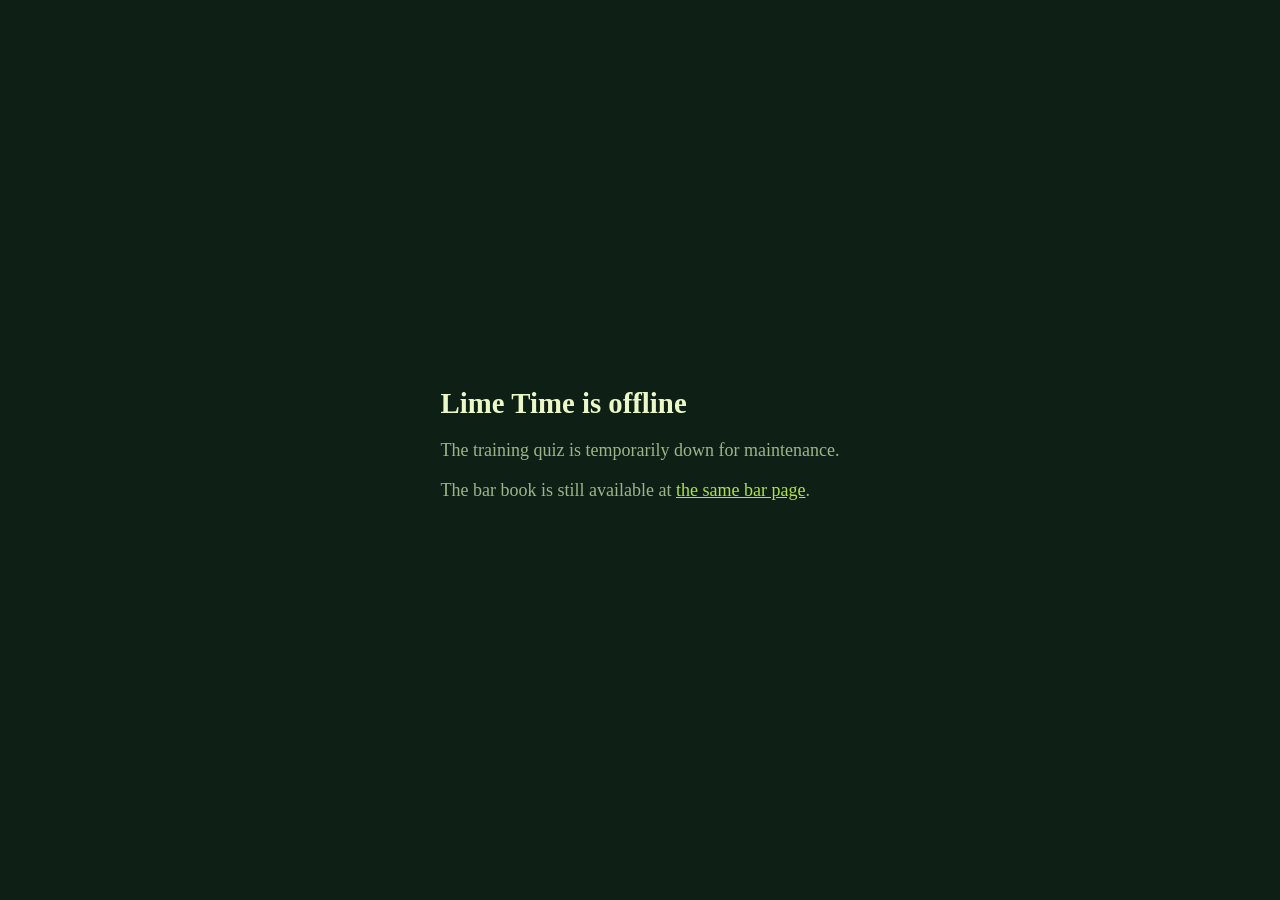
<file: index.html>
<!doctype html>
<html lang="en">
<head>
<meta charset="utf-8">
<meta name="robots" content="noindex,nofollow">
<meta name="viewport" content="width=device-width,initial-scale=1,viewport-fit=cover">
<meta name="theme-color" content="#0E2016">
<title>Lime Time is offline</title>
<style>
  body {
    margin: 0;
    min-height: 100vh;
    display: grid;
    place-items: center;
    background: #0E2016;
    color: #ECF8C8;
    font: 18px/1.45 Georgia, "Iowan Old Style", "Palatino Linotype", Palatino, serif;
  }
  main { max-width: 34rem; padding: 32px 20px; }
  h1 { font-size: 1.8rem; font-weight: 600; margin: 0 0 12px; }
  p { margin: 0 0 14px; color: #9DB58A; }
  a { color: #B0E248; }
</style>
</head>
<body>
<main>
  <h1>Lime Time is offline</h1>
  <p>The training quiz is temporarily down for maintenance.</p>
  <p>The bar book is still available at <a href="bar/">the same bar page</a>.</p>
</main>
</body>
</html>
</file>
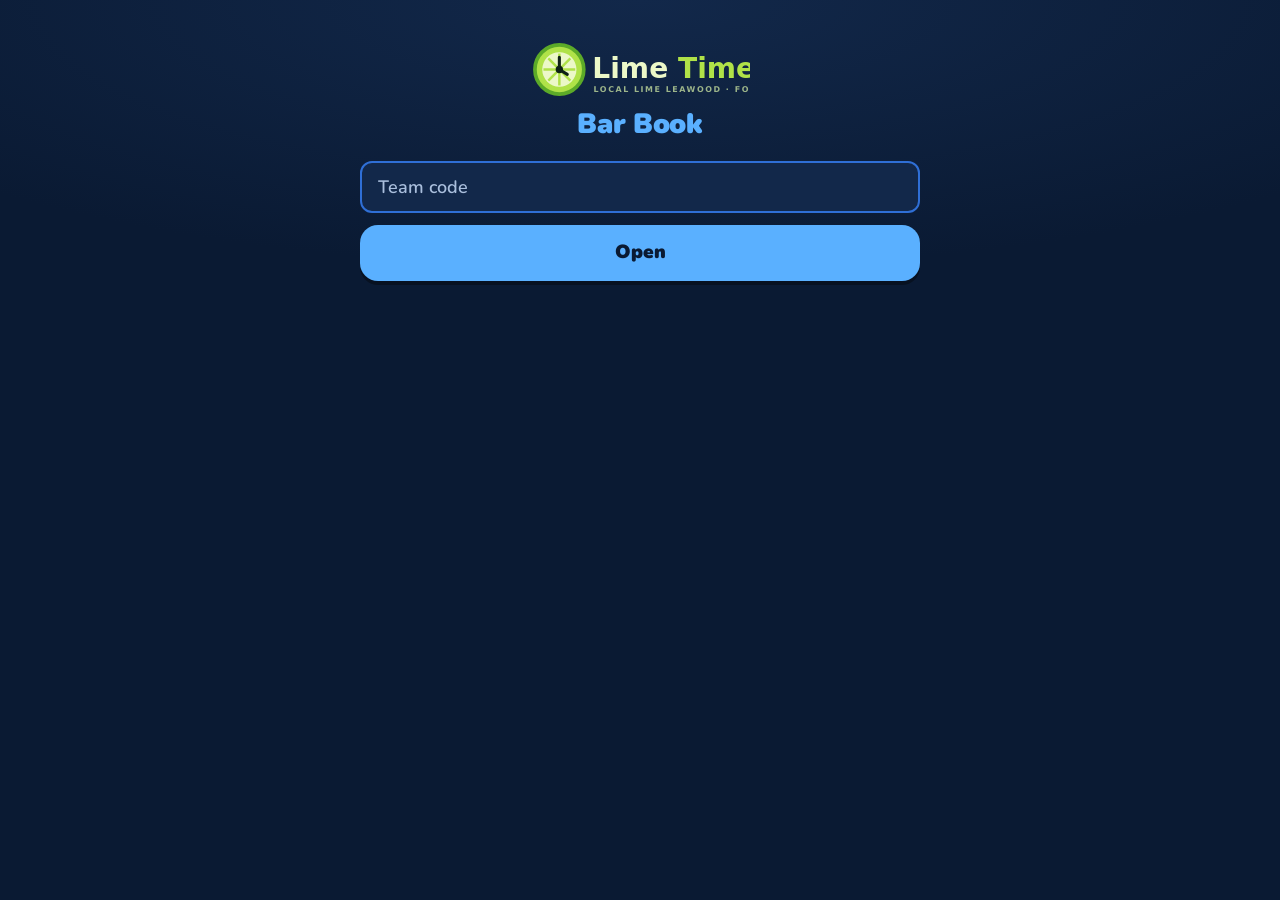
<file: bar/index.html>
<!doctype html><html lang="en"><head><meta charset="utf-8"><meta name="viewport" content="width=device-width,initial-scale=1,viewport-fit=cover">
<title>Lime Bar Book</title><meta name="theme-color" content="#0A1A33"><link rel="icon" href="assets/icon.svg">
<link rel="stylesheet" href="barbook.css?v=1793731850"><link rel="stylesheet" href="bar.css?v=1793731850"></head>
<body><main id="app"></main><script src="bar.js?v=1793731850"></script></body></html>
</file>
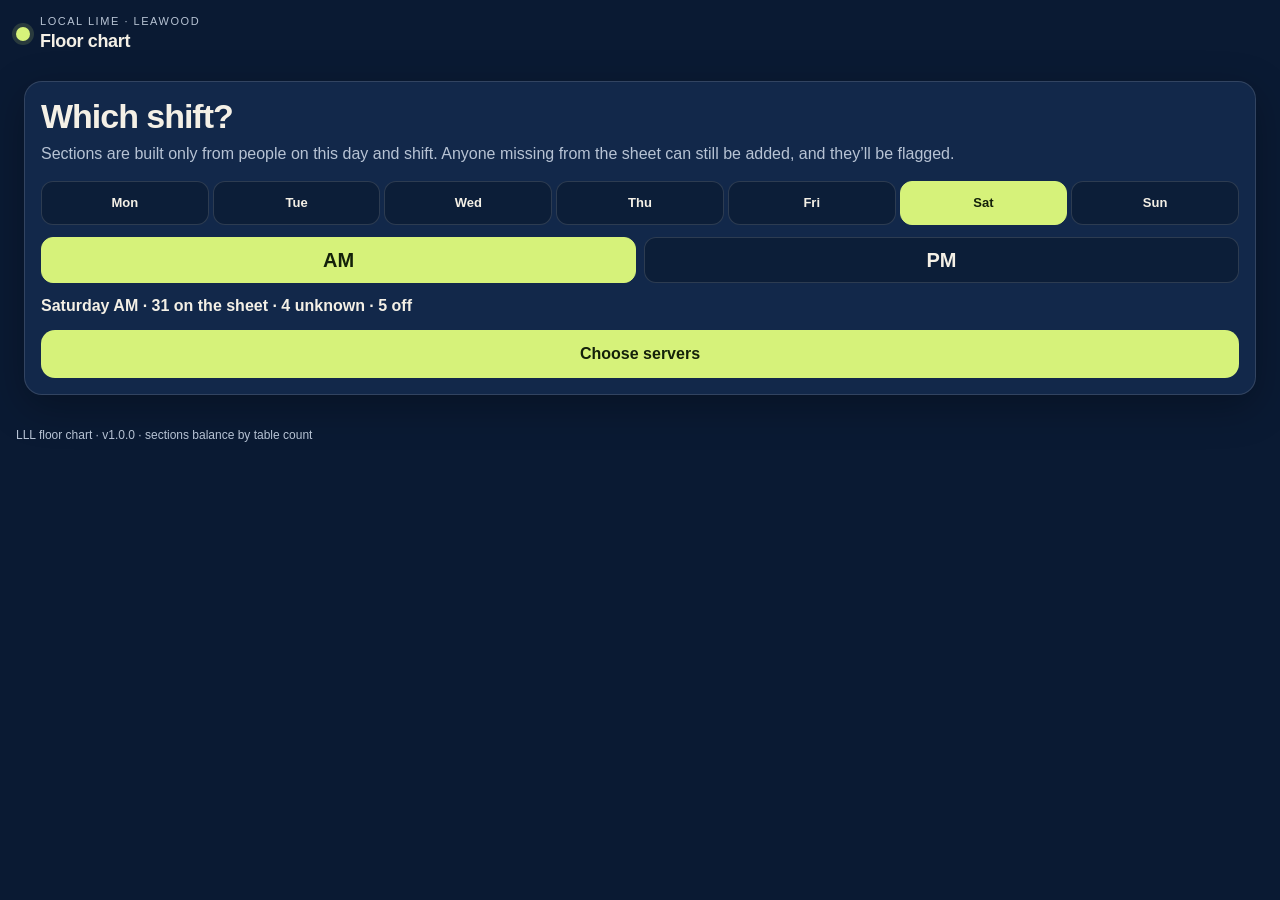
<file: floor/index.html>
<!DOCTYPE html>
<html lang="en">
<head>
  <meta charset="utf-8">
  <meta name="viewport" content="width=device-width, initial-scale=1, viewport-fit=cover">
  <meta name="theme-color" content="#0A1A33">
  <meta name="apple-mobile-web-app-capable" content="yes">
  <meta name="apple-mobile-web-app-status-bar-style" content="black-translucent">
  <title>LLL Floor Chart</title>
  <meta name="description" content="Local Lime Leawood manager floor chart. Pick a shift, pick servers, and build connected sections.">
  <link rel="stylesheet" href="style.css?v=1793897060">
</head>
<body>
  <header class="topbar">
    <div class="brand">
      <span class="pip" aria-hidden="true"></span>
      <div>
        <p class="brand-kicker">Local Lime · Leawood</p>
        <p class="brand-title">Floor chart</p>
      </div>
    </div>
    <button type="button" class="text-btn" id="lock-btn" hidden>Lock</button>
  </header>

  <p class="banner" id="load-error" hidden></p>
  <p class="status" id="toast" role="status" hidden></p>

  <main id="app">
    <section class="screen" id="screen-loading">
      <p class="lede">Loading the roster and the room…</p>
    </section>

    <section class="screen" id="screen-unlock" hidden>
      <div class="card narrow">
        <h1>Managers</h1>
        <p class="lede">This chart is for the floor lead. It uses its own code, separate from the team quiz.</p>
        <form id="code-form">
          <label for="code-input">Manager code</label>
          <input id="code-input" name="code" type="password" autocomplete="off" autocapitalize="characters" spellcheck="false" inputmode="text" enterkeyhint="go" required>
          <p class="form-error" id="code-error" hidden></p>
          <button type="submit" class="btn btn-primary">Unlock</button>
        </form>
      </div>
    </section>

    <section class="screen" id="screen-shift" hidden>
      <div class="nav-row">
        <button type="button" class="btn btn-ghost nav-btn" id="shift-back" hidden>Back</button>
      </div>
      <div class="card">
        <h1>Which shift?</h1>
        <p class="lede">Sections are built only from people on this day and shift. Anyone missing from the sheet can still be added, and they’ll be flagged.</p>
        <div class="days" id="day-row" role="group" aria-label="Day"></div>
        <div class="shift-row" role="group" aria-label="Shift">
          <button type="button" class="shift-btn" id="shift-am" data-shift="AM">AM</button>
          <button type="button" class="shift-btn" id="shift-pm" data-shift="PM">PM</button>
        </div>
        <p class="count-line" id="shift-count"></p>
        <button type="button" class="btn btn-ghost resume" id="resume-btn" hidden>Resume saved chart</button>
        <button type="button" class="btn btn-primary" id="continue-btn">Choose servers</button>
      </div>
    </section>

    <section class="screen" id="screen-roster" hidden>
      <div class="nav-row">
        <button type="button" class="btn btn-ghost nav-btn" id="back-to-shift">Back</button>
        <button type="button" class="btn btn-ghost nav-btn" id="roster-cancel">Cancel</button>
      </div>
      <h1 id="roster-heading">Who’s on?</h1>
      <div class="card">
        <label class="search-label" for="roster-filter">Find a name</label>
        <input id="roster-filter" type="search" placeholder="Search servers" autocomplete="off">
        <p class="count-line" id="selected-count"></p>
        <div class="row-actions">
          <button type="button" class="btn btn-primary" id="auto-pick">Auto-pick 15</button>
          <button type="button" class="btn btn-ghost" id="clear-picks">Clear</button>
        </div>
        <p class="hint">Auto-pick takes servers (S) before bar-servers (B-S). It skips anyone off this shift, then fills from unknown availability if the shift is short.</p>
        <div id="roster-list"></div>
      </div>
      <div class="dock">
        <button type="button" class="btn btn-primary" id="build-btn">Build sections</button>
      </div>
    </section>

    <section class="screen" id="screen-chart" hidden>
      <div class="nav-row no-print">
        <button type="button" class="btn btn-ghost nav-btn" id="back-to-roster">Back</button>
        <button type="button" class="btn btn-ghost nav-btn" id="chart-start-over">Start over</button>
      </div>
      <h1 id="chart-heading">Floor</h1>
      <div class="chart-tools no-print">
        <label class="check-line">
          <input type="checkbox" id="include-bar">
          <span>Include bar seats</span>
        </label>
        <button type="button" class="btn btn-undo" id="undo-btn" disabled>Undo</button>
      </div>
      <p class="summary" id="chart-summary"></p>
      <div id="chart-notes"></div>

      <div class="chart-layout">
        <div class="map-card">
          <div class="map-scroll" id="map-scroll">
            <div class="map" id="floor-map">
              <div class="wash wash-patio"></div>
              <div class="wash wash-kitchen"></div>
              <div class="wall"></div>
              <div class="bar-well"></div>
              <div class="service-block"></div>
              <p class="mark mark-patio">Patio</p>
              <p class="mark mark-kitchen">Kitchen exit</p>
              <p class="mark mark-bar">Bar</p>
              <p class="mark mark-host">Host</p>
              <p class="mark mark-wait">Waiting</p>
              <div id="table-layer"></div>
            </div>
          </div>
          <p class="hint no-print">Tap a table, then choose who takes it. On a laptop or iPad with a mouse, drag a table onto a section.</p>
        </div>
        <div>
          <h2 class="list-heading">Sections</h2>
          <div id="section-list"></div>
        </div>
      </div>

      <div class="dock no-print">
        <button type="button" class="btn btn-ghost" id="rerun-btn">Re-run auto</button>
        <button type="button" class="btn btn-primary" id="print-btn">Print</button>
        <button type="button" class="btn btn-ghost" id="image-btn">Save image</button>
      </div>
    </section>
  </main>

  <footer class="foot no-print">
    <p>LLL floor chart · v1.0.0 · sections balance by table count</p>
  </footer>

  <div class="sheet" id="sheet" hidden>
    <button type="button" class="sheet-scrim" id="sheet-scrim" aria-label="Close"></button>
    <div class="sheet-card" role="dialog" aria-modal="true" aria-labelledby="sheet-title">
      <div class="sheet-head">
        <h3 id="sheet-title">Move table</h3>
        <button type="button" class="text-btn" id="sheet-close">Close</button>
      </div>
      <div id="sheet-list"></div>
    </div>
  </div>

  <script src="app.js?v=1793897060"></script>
</body>
</html>
</file>
<file: bar/barbook.css>
/* Bar Book style kit (owner: Artis). Lime Time palette; see /workspace/lime-quiz/COLORS.md */
@font-face{font-family:"Nunito";src:url("Nunito.ttf") format("truetype");font-weight:200 1000;font-display:swap}
:root{--page:#0A1A33;--card:#12284A;--card-2:#1B3766;--lime:#5AB0FF;--outline:#2F6FD6;--cream:#FFFFFF;--muted:#A9BEDC;--gold:#FFD25A;--red:#E5484D;--ink:#0A1A33;--on-red:#FFFFFF;--shade:rgba(0,0,0,.35);
 --tap:44px;--btn:56px;--r-sm:12px;--r:18px;--pill:999px}
*{box-sizing:border-box;margin:0}ul{padding:0}
body{background:var(--page);color:var(--cream);font:600 17px/1.4 "Nunito",system-ui,sans-serif;padding:0 16px 96px}
.top{position:sticky;top:0;background:var(--page);padding:14px 0 10px;z-index:5}
.title{font-weight:1000;font-size:24px;color:var(--lime)}
.search{width:100%;height:52px;margin-top:10px;border-radius:var(--r-sm);border:2px solid var(--outline);background:var(--card);color:var(--cream);font:inherit;font-size:18px;padding:0 16px}
.search::placeholder{color:var(--muted)}
.filters{display:flex;gap:8px;margin-top:10px;overflow-x:auto}
.chip{min-height:36px;padding:0 14px;border-radius:var(--pill);border:2px solid var(--outline);background:transparent;color:var(--cream);font:inherit;font-weight:800;white-space:nowrap}
.chip.is-on{background:var(--lime);border-color:var(--lime);color:var(--ink)}
.row{display:flex;align-items:center;justify-content:space-between;min-height:64px;padding:10px 14px;margin-top:8px;border-radius:var(--r-sm);background:var(--card)}
.row b{font-size:19px;font-weight:900}.row small{display:block;color:var(--muted);font-weight:700}
.tag{font-size:13px;font-weight:900;padding:3px 9px;border-radius:var(--pill);background:var(--card-2);color:var(--lime)}
.tag.zero{color:var(--gold)} .tag.allergy{background:var(--red);color:var(--on-red)}
.recipe h1{font-size:28px;font-weight:1000;margin:6px 0}
.meta{display:grid;grid-template-columns:1fr 1fr;gap:8px;margin:12px 0}
.meta div{background:var(--card);border-radius:var(--r-sm);padding:10px 12px}.meta span{display:block;font-size:13px;color:var(--muted);font-weight:800;text-transform:uppercase}
.spec{background:var(--card);border-radius:var(--r);padding:14px 16px;margin-top:10px}
.spec h2{font-size:14px;color:var(--lime);text-transform:uppercase;letter-spacing:.06em;margin-bottom:6px}
.spec li{list-style:none;display:flex;gap:12px;padding:7px 0;border-bottom:1px solid var(--card-2);font-size:19px}
.spec li:last-child{border:0}.amt{min-width:76px;white-space:nowrap;font-weight:1000;color:var(--lime)}
.spec ol{padding-left:22px}.spec ol li{display:list-item;font-size:18px}
.warn{margin-top:10px;padding:12px 14px;border-radius:var(--r-sm);background:var(--red);color:var(--on-red);font-weight:900}
.tabs{position:fixed;left:0;right:0;bottom:0;display:flex;background:var(--card);border-top:2px solid var(--outline);padding-bottom:env(safe-area-inset-bottom)}
.tabs a{flex:1;min-height:var(--btn);display:grid;place-items:center;color:var(--muted);font-weight:900;text-decoration:none}
.tabs a.is-on{color:var(--lime)}
.fc{margin-top:16px;min-height:380px;border-radius:24px;background:var(--cream);color:var(--ink);padding:22px;display:flex;flex-direction:column}
.fc .q{font-size:13px;font-weight:900;text-transform:uppercase;color:var(--outline)}
.fc h1{font-size:30px;font-weight:1000;margin:8px 0}
.fc li{font-size:18px;list-style:none;padding:3px 0}.fc .hint{margin-top:auto;color:var(--card-2);font-weight:800;text-align:center}
.count{color:var(--muted);font-weight:800;text-align:center;margin-top:10px}
.fc-btns{display:grid;grid-template-columns:1fr 1fr;gap:10px;margin-top:12px}
.btn{height:var(--btn);border:0;border-radius:var(--r);font:inherit;font-size:19px;font-weight:1000}
.btn.again{background:var(--card-2);color:var(--cream);border:2px solid var(--outline)} .btn.got{background:var(--lime);color:var(--ink)}
</file>
<file: bar/bar.css>
#app{max-width:560px;margin:0 auto;padding-bottom:84px}
.row,.chip,.tabs a,.btn{cursor:pointer}.row{width:100%;text-align:left;font:inherit;border:0}
.gate{padding-top:40px;text-align:center}.gate .search{margin-top:16px}.gate .btn{width:100%;margin-top:12px}
.err{color:var(--red);margin-top:8px}.stamp{color:var(--muted);font-size:13px;text-align:center;margin:16px 0}
.recipe h3{font-size:13px;text-transform:uppercase;letter-spacing:.06em;color:var(--muted);margin:16px 0 6px}
.recipe ol{padding-left:22px}.recipe ol li{margin:4px 0}.note{color:var(--muted);font-size:15px;margin-top:8px}
/* Polish pass (Artis, Nov 3). Palette variables only. */
html{-webkit-tap-highlight-color:transparent}
body{background:radial-gradient(120% 50% at 50% 0,var(--card) 0,var(--page) 60%) fixed}
.top{background:linear-gradient(var(--page) 82%,transparent);padding-bottom:14px}
.title{font-size:28px;letter-spacing:-.01em}
.search{transition:border-color .15s}.search:focus{outline:0;border-color:var(--lime);box-shadow:0 0 0 3px var(--card-2)}
.filters{scrollbar-width:none}.filters::-webkit-scrollbar{display:none}
.row{position:relative;padding-right:40px;border-left:4px solid var(--outline);transition:transform .08s,background .15s}
.row::after{content:"›";position:absolute;right:14px;top:50%;transform:translateY(-52%);font-size:34px;font-weight:700;line-height:1;color:var(--lime)}
.row:active{transform:scale(.98);background:var(--card-2)}
.row span{display:flex;gap:6px;flex-wrap:wrap;justify-content:flex-end}
.recipe h1{font-size:30px;line-height:1.1;margin:4px 0 10px}
.warn{display:flex;align-items:center;gap:10px;font-size:17px}
.warn::before{content:"!";display:grid;place-items:center;flex:0 0 28px;height:28px;border-radius:50%;background:var(--on-red);color:var(--red);font-weight:1000}
.meta div{border-top:3px solid var(--outline)}.meta span{color:var(--lime);letter-spacing:.05em}
.spec{border:2px solid var(--card-2)}
.recipe ol{list-style:none;padding:0;counter-reset:s}
.recipe ol li{counter-increment:s;position:relative;padding:8px 0 8px 40px;margin:0;border-bottom:1px solid var(--card-2)}
.recipe ol li:last-child{border:0}
.recipe ol li::before{content:counter(s);position:absolute;left:0;top:8px;width:28px;height:28px;border-radius:50%;background:var(--lime);color:var(--ink);font-weight:1000;font-size:15px;display:grid;place-items:center}
.tabs{backdrop-filter:blur(8px)}
.tabs a{position:relative;font-size:16px}
.tabs a.is-on::before{content:"";position:absolute;top:0;left:22%;right:22%;height:4px;border-radius:0 0 4px 4px;background:var(--lime)}
.fc{border:3px solid var(--lime);box-shadow:0 10px 0 var(--card-2);transition:transform .12s}
.fc:active{transform:scale(.985)}
.fc:has(ul){background:var(--card);color:var(--cream);border-color:var(--outline)}
.fc:has(ul) .q{color:var(--lime)}.fc:has(ul) .hint{color:var(--muted)}
.fc:has(ul) li{border-bottom:1px solid var(--card-2);padding:6px 0}
.fc .hint{font-size:15px}
.btn{box-shadow:0 4px 0 var(--shade);transition:transform .06s}.btn:active{transform:translateY(3px);box-shadow:none}
.stamp{opacity:.8}
.row{color:var(--cream)}
</file>
<file: floor/style.css>
:root {
  --bg: #0a1a33;
  --card: #12284a;
  --card-2: #183258;
  --accent: #5ab0ff;
  --accent-ink: #06203f;
  --cream: #f4f0e6;
  --muted: #b7c3d4;
  --line: rgba(244, 240, 230, 0.14);
  --warn: #f0c36a;
  --bad: #ff8f8f;
  --ok: #8fd6a8;
  --lime: #d6f27a;
  --lime-ink: #14210a;
  --shadow: 0 12px 40px rgba(0, 0, 0, 0.28);
  --radius: 18px;
  --dock: 76px;
  font-family: "Avenir Next", "Segoe UI", "Helvetica Neue", Helvetica, Arial, sans-serif;
}

* { box-sizing: border-box; }
[hidden] { display: none !important; }

html, body { margin: 0; padding: 0; }
body {
  background: var(--bg);
  color: var(--cream);
  min-height: 100vh;
  line-height: 1.4;
  overflow-x: clip;
}

button, input, select { font: inherit; color: inherit; }
button { cursor: pointer; }
:focus-visible {
  outline: 3px solid var(--accent);
  outline-offset: 2px;
}

.topbar {
  display: flex;
  align-items: center;
  justify-content: space-between;
  padding: 14px 16px 6px;
}
.brand { display: flex; gap: 10px; align-items: center; }
.pip {
  width: 14px;
  height: 14px;
  border-radius: 50%;
  background: var(--lime);
  box-shadow: 0 0 0 4px rgba(214, 242, 122, 0.15);
}
.brand-kicker {
  margin: 0;
  font-size: 11px;
  letter-spacing: 0.14em;
  text-transform: uppercase;
  color: var(--muted);
}
.brand-title {
  margin: 0;
  font-size: 18px;
  font-weight: 700;
  letter-spacing: -0.02em;
}

main { padding: 8px 16px 24px; }

h1 {
  margin: 0 0 8px;
  font-size: 28px;
  letter-spacing: -0.03em;
  line-height: 1.1;
}
h2 { font-size: 18px; margin: 0 0 10px; }
h3 { margin: 0; font-size: 18px; }

.lede { margin: 0 0 16px; color: var(--muted); }
.hint { margin: 10px 0 0; color: var(--muted); font-size: 13px; }
.count-line { margin: 12px 0; font-weight: 700; }
.summary { margin: 4px 0 8px; font-weight: 700; }

.card {
  background: var(--card);
  border: 1px solid var(--line);
  border-radius: var(--radius);
  padding: 16px;
  box-shadow: var(--shadow);
}
.narrow { max-width: 440px; }

.screen-head {
  display: flex;
  align-items: baseline;
  gap: 12px;
  margin-bottom: 10px;
}
.screen-head h1 { margin: 0; }

.nav-row {
  display: flex;
  gap: 8px;
  margin: 0 0 12px;
}
.nav-btn {
  flex: 1 1 0;
  min-width: 0;
  min-height: 44px;
}

.text-btn {
  background: none;
  border: 0;
  color: var(--accent);
  padding: 8px 0;
  font-weight: 700;
}
.text-btn:disabled { color: var(--muted); cursor: default; }

.btn {
  display: inline-flex;
  align-items: center;
  justify-content: center;
  min-height: 48px;
  padding: 12px 14px;
  border-radius: 14px;
  border: 1px solid transparent;
  font-weight: 700;
  text-align: center;
}
.btn-primary { background: var(--lime); color: var(--lime-ink); }
.btn-primary:disabled { opacity: 0.45; }
.btn-undo {
  min-height: 44px;
  min-width: 88px;
  padding: 10px 16px;
  border-radius: 12px;
  border: 2px solid var(--lime);
  background: rgba(214, 242, 122, 0.16);
  color: var(--lime);
  font-weight: 800;
}
.btn-undo:disabled {
  opacity: 1;
  border-color: rgba(244, 240, 230, 0.55);
  background: rgba(244, 240, 230, 0.08);
  color: var(--cream);
}
.btn-ghost {
  background: transparent;
  border-color: var(--line);
  color: var(--cream);
}
.btn-ghost.resume { width: 100%; margin-bottom: 8px; }
#code-form .btn,
#continue-btn,
#resume-btn { width: 100%; }

label { display: block; font-size: 13px; font-weight: 700; margin-bottom: 6px; }
input[type="password"], input[type="search"], select {
  width: 100%;
  min-height: 48px;
  border-radius: 12px;
  border: 1px solid var(--line);
  background: #0c1e38;
  padding: 10px 12px;
  font-size: 16px;
}
.form-error { color: var(--bad); font-weight: 700; min-height: 1.2em; }
.banner, .status {
  margin: 8px 16px;
  padding: 10px 12px;
  border-radius: 12px;
  background: #3a2a12;
  color: var(--warn);
  font-weight: 700;
}
.status {
  position: fixed;
  z-index: 40;
  left: 16px;
  right: 16px;
  top: auto;
  bottom: calc(84px + env(safe-area-inset-bottom));
  margin: 0;
  box-shadow: var(--shadow);
}
.note {
  margin: 0 0 8px;
  padding: 8px 10px;
  border-radius: 12px;
  background: var(--card-2);
  color: var(--cream);
  font-size: 14px;
}
.note.warn { color: var(--warn); }

.days {
  display: grid;
  grid-template-columns: repeat(7, minmax(0, 1fr));
  gap: 4px;
  margin-bottom: 12px;
  width: 100%;
}
.days button, .shift-btn {
  min-width: 0;
  min-height: 44px;
  padding: 8px 0;
  border-radius: 12px;
  border: 1px solid var(--line);
  background: #0c1e38;
  font-weight: 700;
  font-size: 13px;
}
.days button[aria-pressed="true"], .shift-btn[aria-pressed="true"] {
  background: var(--lime);
  color: var(--lime-ink);
  border-color: var(--lime);
}
.shift-row { display: grid; grid-template-columns: 1fr 1fr; gap: 8px; }
.shift-btn { font-size: 20px; }

.row-actions { display: flex; gap: 8px; }
.row-actions .btn { flex: 1; }
#auto-pick { flex: 1.4; }

.search-label { margin-top: 14px; }

.group { margin-top: 16px; }
.group h2 {
  font-size: 13px;
  letter-spacing: 0.08em;
  text-transform: uppercase;
  color: var(--muted);
}
.person {
  display: flex;
  align-items: center;
  gap: 10px;
  padding: 8px 0;
  border-bottom: 1px solid var(--line);
  font-weight: 600;
  min-height: 52px;
}
.person input { width: 22px; height: 22px; accent-color: var(--accent); flex: none; }
.person-text { display: flex; flex-direction: column; gap: 2px; min-width: 0; }
.person-name { font-size: 16px; }
.person-meta { color: var(--muted); font-size: 12px; font-weight: 600; display: flex; gap: 6px; align-items: center; }
.tier-row {
  display: grid;
  grid-template-columns: 1fr auto;
  gap: 8px;
  align-items: center;
  border-bottom: 1px solid var(--line);
}
.tier-row .person { border-bottom: 0; flex: 1; }
.tier-row select {
  width: 64px;
  min-height: 40px;
  padding: 6px;
  text-align: center;
  font-weight: 800;
}
.badge {
  display: inline-block;
  border: 1px solid var(--line);
  border-radius: 999px;
  padding: 0 6px;
  font-size: 11px;
  letter-spacing: 0.04em;
}
.badge.unknown { color: var(--warn); border-color: var(--warn); }
.badge.off { color: var(--bad); border-color: rgba(255, 143, 143, 0.4); }
details.group summary {
  cursor: pointer;
  font-weight: 800;
  color: var(--muted);
  letter-spacing: 0.08em;
  text-transform: uppercase;
  font-size: 13px;
  padding: 8px 0;
}
.empty-filter { color: var(--muted); }

.dock {
  position: sticky;
  bottom: 0;
  z-index: 5;
  display: flex;
  gap: 8px;
  margin: 12px -16px 0;
  padding: 10px 16px calc(10px + env(safe-area-inset-bottom));
  background: rgba(10, 26, 51, 0.94);
  border-top: 1px solid var(--line);
  backdrop-filter: blur(8px);
}
.dock .btn { flex: 1; }

.chart-tools {
  display: flex;
  flex-wrap: wrap;
  gap: 8px 14px;
  align-items: center;
  margin-bottom: 6px;
}
.check-line {
  display: flex;
  align-items: center;
  gap: 8px;
  font-weight: 700;
  margin: 0;
  min-height: 44px;
}
.check-line input { width: 20px; height: 20px; accent-color: var(--accent); }

.chart-layout { display: block; }
.map-card { margin-bottom: 16px; }
.map-scroll {
  overflow: visible;
  max-height: none;
  border-radius: 16px;
  border: 1px solid var(--line);
  background: #081428;
}

.map {
  position: relative;
  width: 100%;
  aspect-ratio: 100 / 195;
  background:
    radial-gradient(circle at 20% 18%, rgba(90, 176, 255, 0.08), transparent 36%),
    #081428;
  user-select: none;
}
.wash, .wall, .bar-well, .service-block, .mark { pointer-events: none; position: absolute; }
.wash-patio {
  left: 0; top: 0; width: 40%; height: 50%;
  background: rgba(90, 176, 255, 0.05);
}
.wash-kitchen {
  right: 0; top: 8%; width: 16%; height: 82%;
  background: rgba(214, 242, 122, 0.04);
}
.wall {
  left: 40.5%;
  top: 0;
  width: 2px;
  height: 48%;
  background: rgba(244, 240, 230, 0.28);
}
.bar-well {
  left: 2%;
  top: 50%;
  width: 46%;
  height: 34%;
  border: 1px dashed rgba(244, 240, 230, 0.28);
  border-radius: 16px 16px 18px 18px;
}
.service-block {
  left: 87.5%;
  top: 32.5%;
  width: 5.5%;
  height: 4.5%;
  background: #070b12;
  border-radius: 3px;
}
.mark {
  margin: 0;
  font-size: 10px;
  letter-spacing: 0.12em;
  text-transform: uppercase;
  color: var(--muted);
  font-weight: 800;
}
.mark-patio { left: 14%; top: 1.2%; }
.mark-kitchen { left: 68%; top: 53.5%; }
.mark-bar { left: 4%; top: 48.4%; }
.mark-host {
  left: 68%; top: 64%;
  background: rgba(244, 240, 230, 0.12);
  padding: 3px 5px;
  border-radius: 6px;
}
.mark-wait {
  left: 72%; top: 91%;
  background: rgba(244, 240, 230, 0.08);
  padding: 4px 5px;
  border-radius: 8px;
}

#table-layer { position: absolute; inset: 0; }

.tbl {
  position: absolute;
  transform: translate(-50%, -50%);
  width: 44px;
  height: 40px;
  padding: 0;
  border-radius: 8px;
  border: 2px solid var(--swatch, #c8c2b6);
  background: var(--tint, #efeae0);
  color: #102033;
  font-size: 12px;
  font-weight: 800;
  line-height: 1;
  display: flex;
  align-items: center;
  justify-content: center;
  box-shadow: 0 1px 0 rgba(0, 0, 0, 0.25);
  touch-action: manipulation;
}
.tbl.kind-booth { border-radius: 9px 9px 4px 4px; }
.tbl.kind-banquette { border-bottom-width: 4px; }
.tbl.kind-diamond {
  background: transparent;
  border-color: transparent;
  box-shadow: none;
}
.tbl.kind-diamond::before {
  content: "";
  position: absolute;
  inset: 1px;
  background: var(--tint, #efeae0);
  border: 2px solid var(--swatch, #c8c2b6);
  transform: rotate(45deg);
  border-radius: 2px;
  z-index: 0;
}
.tbl.kind-diamond span { position: relative; z-index: 1; font-size: 11px; }
.tbl.kind-bar-seat, .tbl.bar-seat {
  width: 18px;
  height: 18px;
  border-radius: 50%;
  font-size: 8px;
  border-width: 1px;
}
.tbl.is-off {
  background: #d9d4ca;
  border-style: dashed;
  color: #5c6570;
  opacity: 0.85;
}
.tbl.is-off.kind-diamond::before {
  background: #d9d4ca;
  border-style: dashed;
}
.tbl.is-active {
  outline: 2px solid #fff;
  outline-offset: 1px;
  z-index: 2;
}
.tbl.is-dim { opacity: 0.28; }
.tbl.is-drop { outline: 2px dashed var(--accent); }

#section-list { display: flex; flex-direction: column; gap: 8px; }
#screen-chart .chart-layout,
#screen-roster .card {
  margin-bottom: calc(var(--dock) + 28px);
}
.section {
  display: grid;
  grid-template-columns: 10px 1fr;
  gap: 10px;
  background: var(--card);
  border: 1px solid var(--line);
  border-radius: 16px;
  padding: 10px 12px;
  text-align: left;
  width: 100%;
}
.section.is-hot { border-color: var(--accent); }
.section.is-drop { border-color: var(--lime); }
.swatch {
  border-radius: 99px;
  background: var(--swatch, var(--muted));
  min-height: 100%;
}
.section-name { font-weight: 800; font-size: 16px; }
.section-meta {
  display: flex;
  flex-wrap: wrap;
  gap: 6px;
  align-items: center;
  color: var(--muted);
  font-size: 12px;
  margin: 2px 0 6px;
}
.section-tables { margin: 0; font-size: 14px; font-weight: 700; }
.chip-btn {
  display: inline-block;
  margin: 2px 4px 0 0;
  padding: 4px 6px;
  border-radius: 8px;
  border: 1px solid var(--line);
  background: #0c1e38;
  color: var(--cream);
  font-weight: 800;
  min-width: 36px;
  min-height: 32px;
}
.flag { color: var(--warn); font-weight: 800; }
.split { color: var(--bad); font-weight: 800; }
.tier-mini {
  width: 52px;
  min-height: 32px;
  padding: 2px 4px;
  border-radius: 8px;
  border: 1px solid var(--line);
  background: #0c1e38;
  font-weight: 800;
}

.sheet {
  position: fixed;
  inset: 0;
  z-index: 30;
  display: flex;
  align-items: flex-end;
  justify-content: center;
}
.sheet-scrim { position: absolute; inset: 0; background: rgba(0, 0, 0, 0.45); border: 0; }
.sheet-card {
  position: relative;
  width: min(560px, 100%);
  max-height: min(70vh, 640px);
  overflow: auto;
  background: var(--card);
  border-radius: 18px 18px 0 0;
  padding: 12px 14px calc(16px + env(safe-area-inset-bottom));
  box-shadow: var(--shadow);
}
.sheet-head { display: flex; justify-content: space-between; align-items: center; margin-bottom: 8px; }
.move-btn {
  width: 100%;
  text-align: left;
  min-height: 48px;
  margin: 0 0 6px;
  border-radius: 12px;
  border: 1px solid var(--line);
  background: #0c1e38;
  padding: 10px 12px;
  font-weight: 700;
  display: flex;
  justify-content: space-between;
  gap: 8px;
}
.move-btn.is-current { border-color: var(--accent); }

.foot {
  padding: 8px 16px 28px;
  color: var(--muted);
  font-size: 12px;
}
.foot p { margin: 0; }

@media (max-width: 719px) {
  #screen-chart .map-card {
    margin-left: -16px;
    margin-right: -16px;
  }
}

@media (min-width: 720px) {
  .tbl { width: 48px; height: 44px; font-size: 14px; }
  .tbl.kind-diamond span { font-size: 12px; }
  .tbl.bar-seat, .tbl.kind-bar-seat { width: 22px; height: 22px; font-size: 10px; }
  .mark { font-size: 12px; }
  main { padding-left: 24px; padding-right: 24px; }
  .dock { margin-left: -24px; margin-right: -24px; }
  #section-list {
    display: grid;
    grid-template-columns: 1fr 1fr;
    gap: 10px;
    align-items: start;
  }
}

@media (min-width: 980px) {
  .chart-layout {
    display: grid;
    grid-template-columns: minmax(0, 1.15fr) minmax(300px, 0.85fr);
    gap: 18px;
    align-items: start;
  }
  .map-scroll { position: static; }
  #section-list { grid-template-columns: 1fr; }
  h1 { font-size: 34px; }
}

@media print {
  .no-print, .topbar, .dock, .sheet, .foot, .chart-tools, .hint { display: none !important; }
  body { background: white; color: #102033; }
  main { padding: 0; }
  .screen { display: block !important; }
  #screen-loading, #screen-unlock, #screen-shift, #screen-roster { display: none !important; }
  #screen-chart { display: block !important; }
  .map-scroll, .map, .section, .map-card { box-shadow: none; background: white; }
  .map { border: 1px solid #ccc; }
  .section { break-inside: avoid; border-color: #ccc; background: white; }
  .section-name, .section-tables, .chip-btn { color: #102033; }
  .chip-btn { background: white; }
  .summary, h1, h2 { color: #102033; }
  .mark { color: #333; }
  * { -webkit-print-color-adjust: exact; print-color-adjust: exact; }
}
</file>
